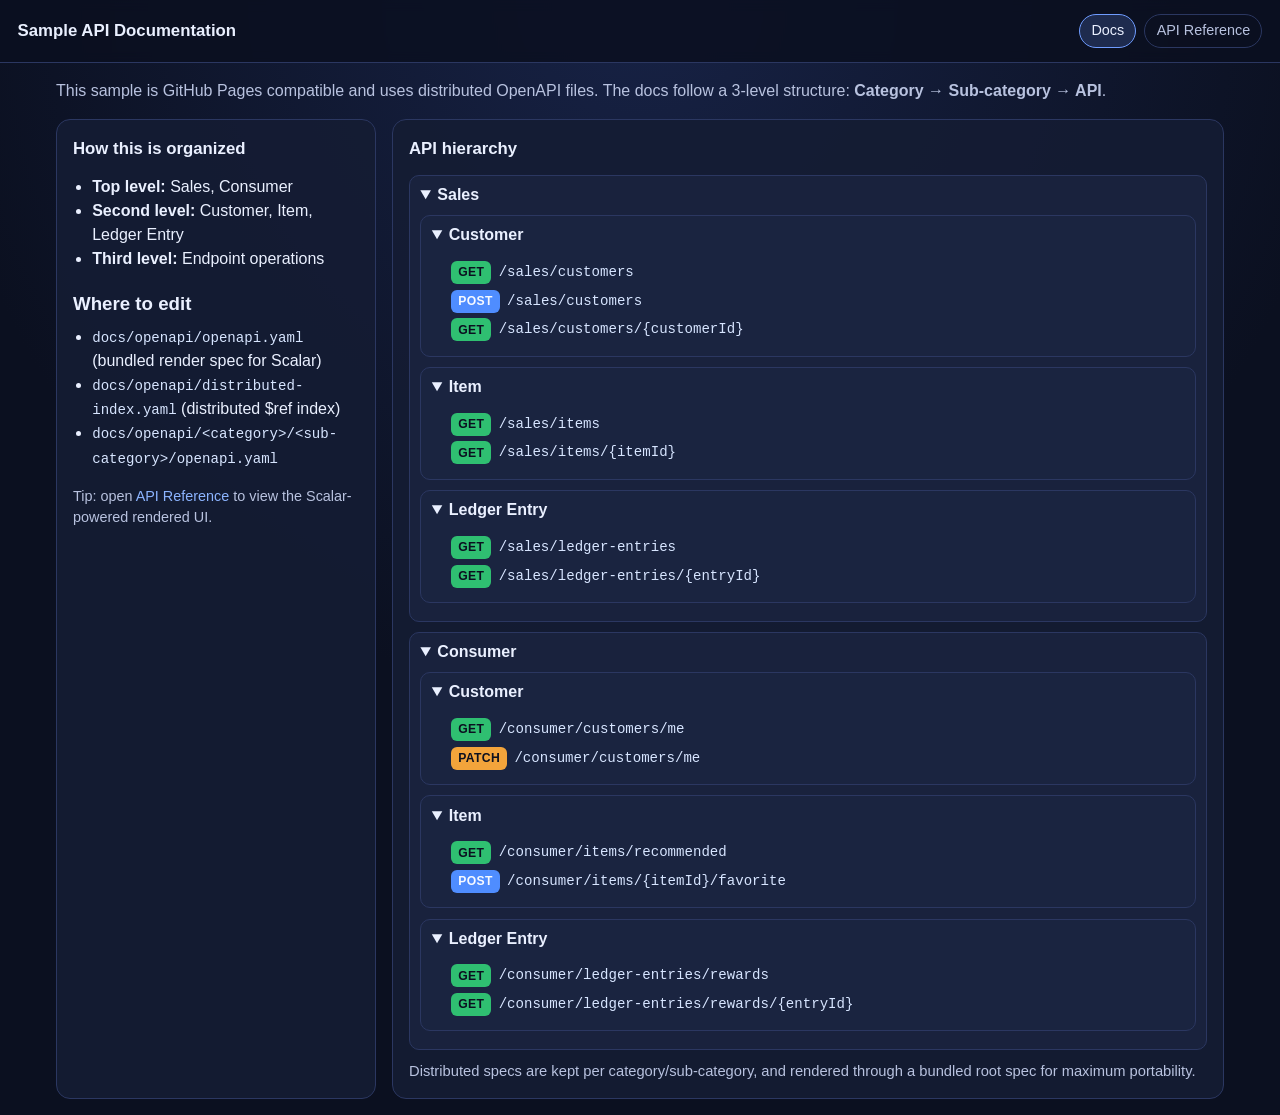
<file: docs/index.html>
<!doctype html>
<html lang="en">
  <head>
    <meta charset="utf-8" />
    <meta name="viewport" content="width=device-width, initial-scale=1" />
    <title>Sample API Docs</title>
    <link rel="stylesheet" href="./assets/site.css" />
  </head>
  <body>
    <header class="topbar">
      <h1>Sample API Documentation</h1>
      <nav class="nav-links" aria-label="Primary navigation">
        <a class="active" href="./index.html">Docs</a>
        <a href="./api-reference.html">API Reference</a>
      </nav>
    </header>

    <main class="container">
      <p class="lead">
        This sample is GitHub Pages compatible and uses distributed OpenAPI files.
        The docs follow a 3-level structure: <strong>Category → Sub-category → API</strong>.
      </p>

      <section class="layout">
        <aside class="panel">
          <h2>How this is organized</h2>
          <ul>
            <li><strong>Top level:</strong> Sales, Consumer</li>
            <li><strong>Second level:</strong> Customer, Item, Ledger Entry</li>
            <li><strong>Third level:</strong> Endpoint operations</li>
          </ul>

          <h3>Where to edit</h3>
          <ul>
            <li><code>docs/openapi/openapi.yaml</code> (bundled render spec for Scalar)</li>
            <li><code>docs/openapi/distributed-index.yaml</code> (distributed $ref index)</li>
            <li>
              <code>docs/openapi/&lt;category&gt;/&lt;sub-category&gt;/openapi.yaml</code>
            </li>
          </ul>

          <p class="muted">
            Tip: open <a href="./api-reference.html">API Reference</a> to view the Scalar-powered rendered UI.
          </p>
        </aside>

        <article class="panel">
          <h2>API hierarchy</h2>

          <details open>
            <summary>Sales</summary>

            <details open>
              <summary>Customer</summary>
              <ul class="api-list">
                <li class="api-item"><span class="method get">GET</span> <code>/sales/customers</code></li>
                <li class="api-item"><span class="method post">POST</span> <code>/sales/customers</code></li>
                <li class="api-item"><span class="method get">GET</span> <code>/sales/customers/{customerId}</code></li>
              </ul>
            </details>

            <details open>
              <summary>Item</summary>
              <ul class="api-list">
                <li class="api-item"><span class="method get">GET</span> <code>/sales/items</code></li>
                <li class="api-item"><span class="method get">GET</span> <code>/sales/items/{itemId}</code></li>
              </ul>
            </details>

            <details open>
              <summary>Ledger Entry</summary>
              <ul class="api-list">
                <li class="api-item"><span class="method get">GET</span> <code>/sales/ledger-entries</code></li>
                <li class="api-item"><span class="method get">GET</span> <code>/sales/ledger-entries/{entryId}</code></li>
              </ul>
            </details>
          </details>

          <details open>
            <summary>Consumer</summary>

            <details open>
              <summary>Customer</summary>
              <ul class="api-list">
                <li class="api-item"><span class="method get">GET</span> <code>/consumer/customers/me</code></li>
                <li class="api-item"><span class="method patch">PATCH</span> <code>/consumer/customers/me</code></li>
              </ul>
            </details>

            <details open>
              <summary>Item</summary>
              <ul class="api-list">
                <li class="api-item"><span class="method get">GET</span> <code>/consumer/items/recommended</code></li>
                <li class="api-item"><span class="method post">POST</span> <code>/consumer/items/{itemId}/favorite</code></li>
              </ul>
            </details>

            <details open>
              <summary>Ledger Entry</summary>
              <ul class="api-list">
                <li class="api-item"><span class="method get">GET</span> <code>/consumer/ledger-entries/rewards</code></li>
                <li class="api-item"><span class="method get">GET</span> <code>/consumer/ledger-entries/rewards/{entryId}</code></li>
              </ul>
            </details>
          </details>

          <p class="note">
            Distributed specs are kept per category/sub-category, and rendered through a bundled root spec for maximum portability.
          </p>
        </article>
      </section>
    </main>
  </body>
</html>
</file>
<file: docs/assets/site.css>
:root {
  --bg: #0b1020;
  --surface: #151c33;
  --surface-alt: #1c2542;
  --text: #eaf0ff;
  --muted: #b8c2df;
  --border: #2b3761;
  --accent: #8cb4ff;
  --accent-strong: #6f9cff;
  --green: #2fbf71;
  --blue: #4f8dff;
  --orange: #f3a43b;
}

* {
  box-sizing: border-box;
}

body {
  margin: 0;
  font-family: Inter, Segoe UI, Roboto, Helvetica, Arial, sans-serif;
  background: radial-gradient(circle at top, #172245 0%, var(--bg) 55%);
  color: var(--text);
  line-height: 1.5;
}

a {
  color: var(--accent);
  text-decoration: none;
}

a:hover {
  text-decoration: underline;
}

.topbar {
  position: sticky;
  top: 0;
  z-index: 50;
  display: flex;
  align-items: center;
  justify-content: space-between;
  padding: 0.85rem 1.1rem;
  border-bottom: 1px solid var(--border);
  background: rgba(11, 16, 32, 0.86);
  backdrop-filter: blur(6px);
}

.topbar h1 {
  margin: 0;
  font-size: 1.05rem;
  font-weight: 650;
}

.nav-links {
  display: flex;
  gap: 0.5rem;
}

.nav-links a {
  display: inline-block;
  padding: 0.35rem 0.7rem;
  border: 1px solid var(--border);
  border-radius: 999px;
  font-size: 0.9rem;
  color: var(--muted);
}

.nav-links a.active {
  color: var(--text);
  border-color: var(--accent-strong);
  background: rgba(111, 156, 255, 0.2);
}

.container {
  max-width: 1200px;
  margin: 0 auto;
  padding: 1rem;
}

.lead {
  margin: 0 0 1rem;
  color: var(--muted);
}

.layout {
  display: grid;
  grid-template-columns: minmax(220px, 320px) 1fr;
  gap: 1rem;
}

.panel {
  padding: 1rem;
  border: 1px solid var(--border);
  background: rgba(21, 28, 51, 0.9);
  border-radius: 14px;
}

.panel h2 {
  margin-top: 0;
  font-size: 1.05rem;
}

.panel h3 {
  margin-bottom: 0.45rem;
}

.panel ul {
  margin-top: 0.35rem;
  padding-left: 1.2rem;
}

details {
  border: 1px solid var(--border);
  border-radius: 10px;
  padding: 0.45rem 0.65rem;
  margin-bottom: 0.65rem;
  background: rgba(28, 37, 66, 0.7);
}

details details {
  margin-top: 0.5rem;
}

summary {
  cursor: pointer;
  font-weight: 650;
}

.api-list {
  list-style: none;
  padding: 0.5rem 0 0.1rem;
  margin: 0;
}

.api-item {
  display: flex;
  flex-wrap: wrap;
  gap: 0.45rem;
  align-items: center;
  margin-bottom: 0.35rem;
}

.method {
  display: inline-block;
  font-size: 0.76rem;
  font-weight: 700;
  letter-spacing: 0.03em;
  padding: 0.15rem 0.45rem;
  border-radius: 6px;
  color: #0b1020;
}

.method.get {
  background: var(--green);
}

.method.post {
  background: var(--blue);
  color: #f7faff;
}

.method.patch {
  background: var(--orange);
}

code {
  font-family: ui-monospace, SFMono-Regular, Menlo, Consolas, monospace;
  font-size: 0.88rem;
  color: #d7e5ff;
}

.muted {
  color: var(--muted);
  font-size: 0.9rem;
}

.scalar-shell {
  border: 1px solid var(--border);
  border-radius: 14px;
  overflow: hidden;
  background: #0b1020;
}

.note {
  margin: 0;
  color: var(--muted);
  font-size: 0.92rem;
}

@media (max-width: 940px) {
  .layout {
    grid-template-columns: 1fr;
  }

  .topbar {
    flex-direction: column;
    align-items: flex-start;
    gap: 0.55rem;
  }
}
</file>
